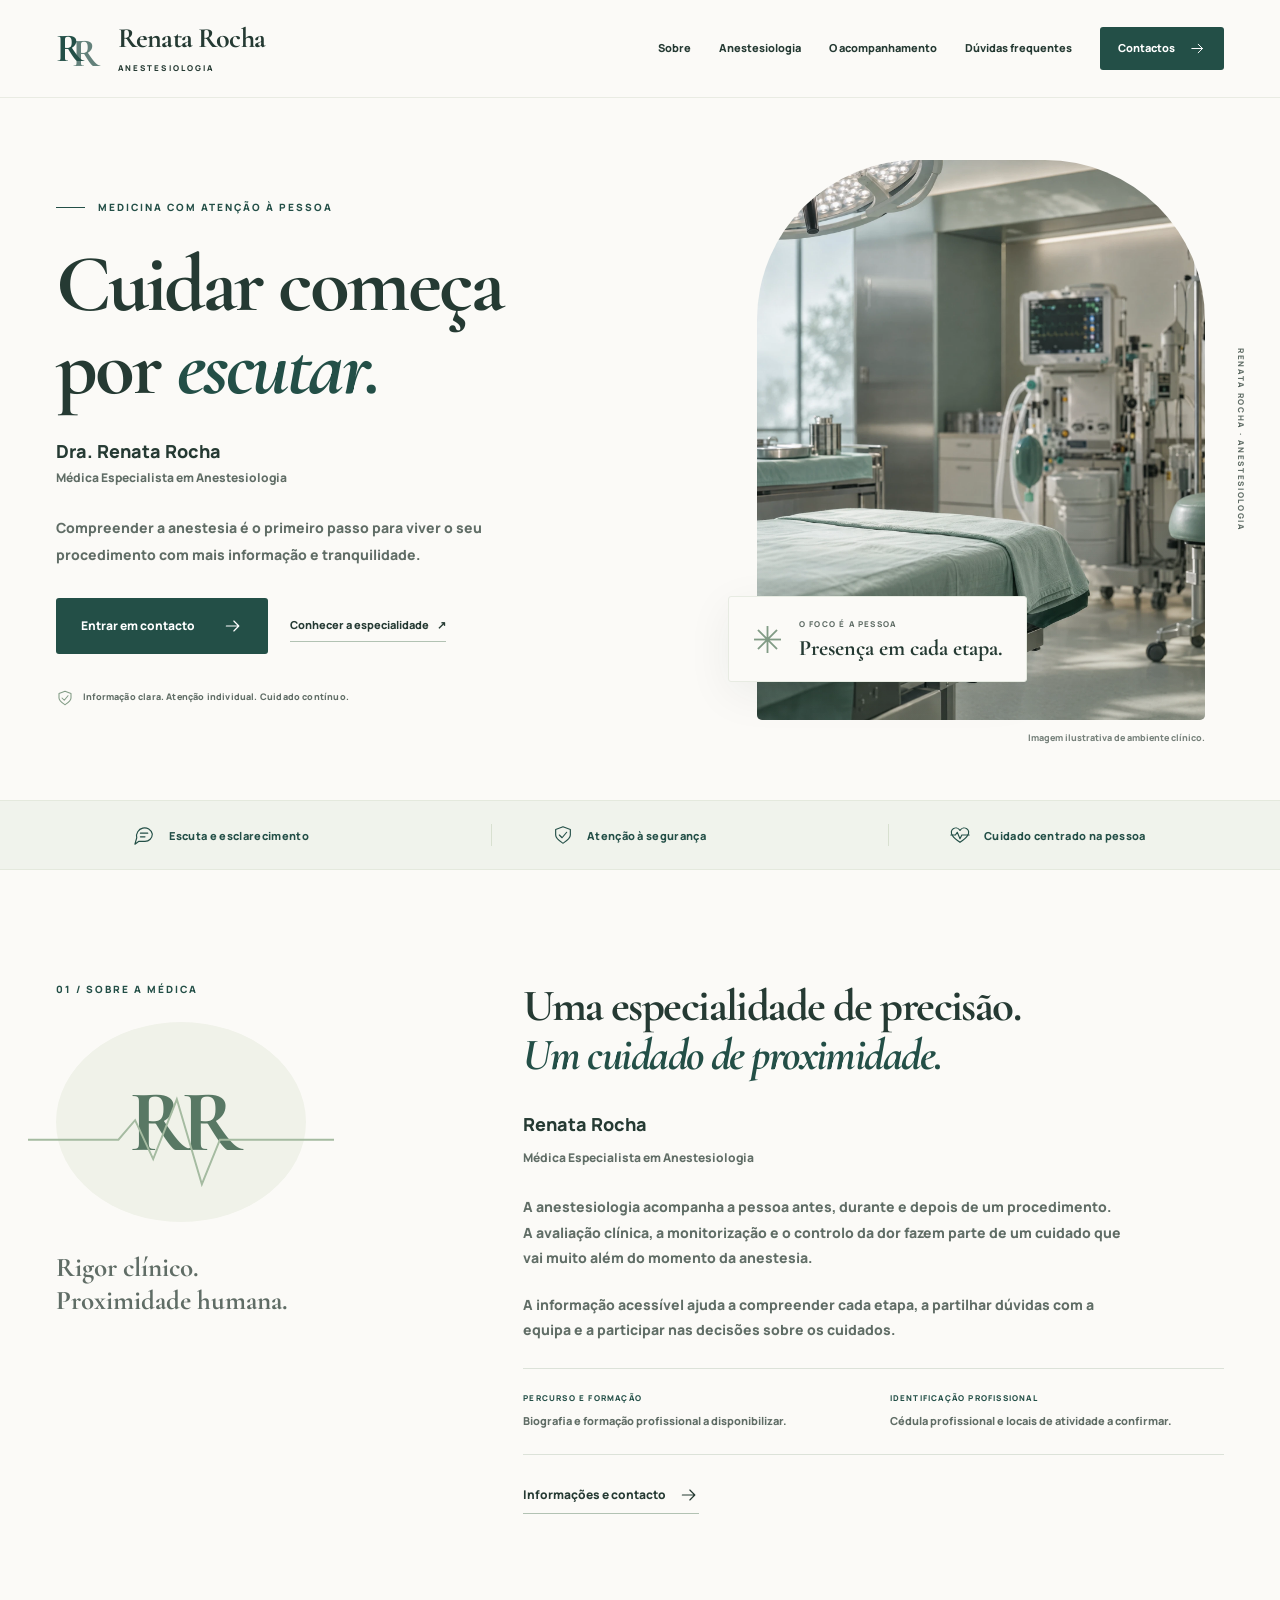
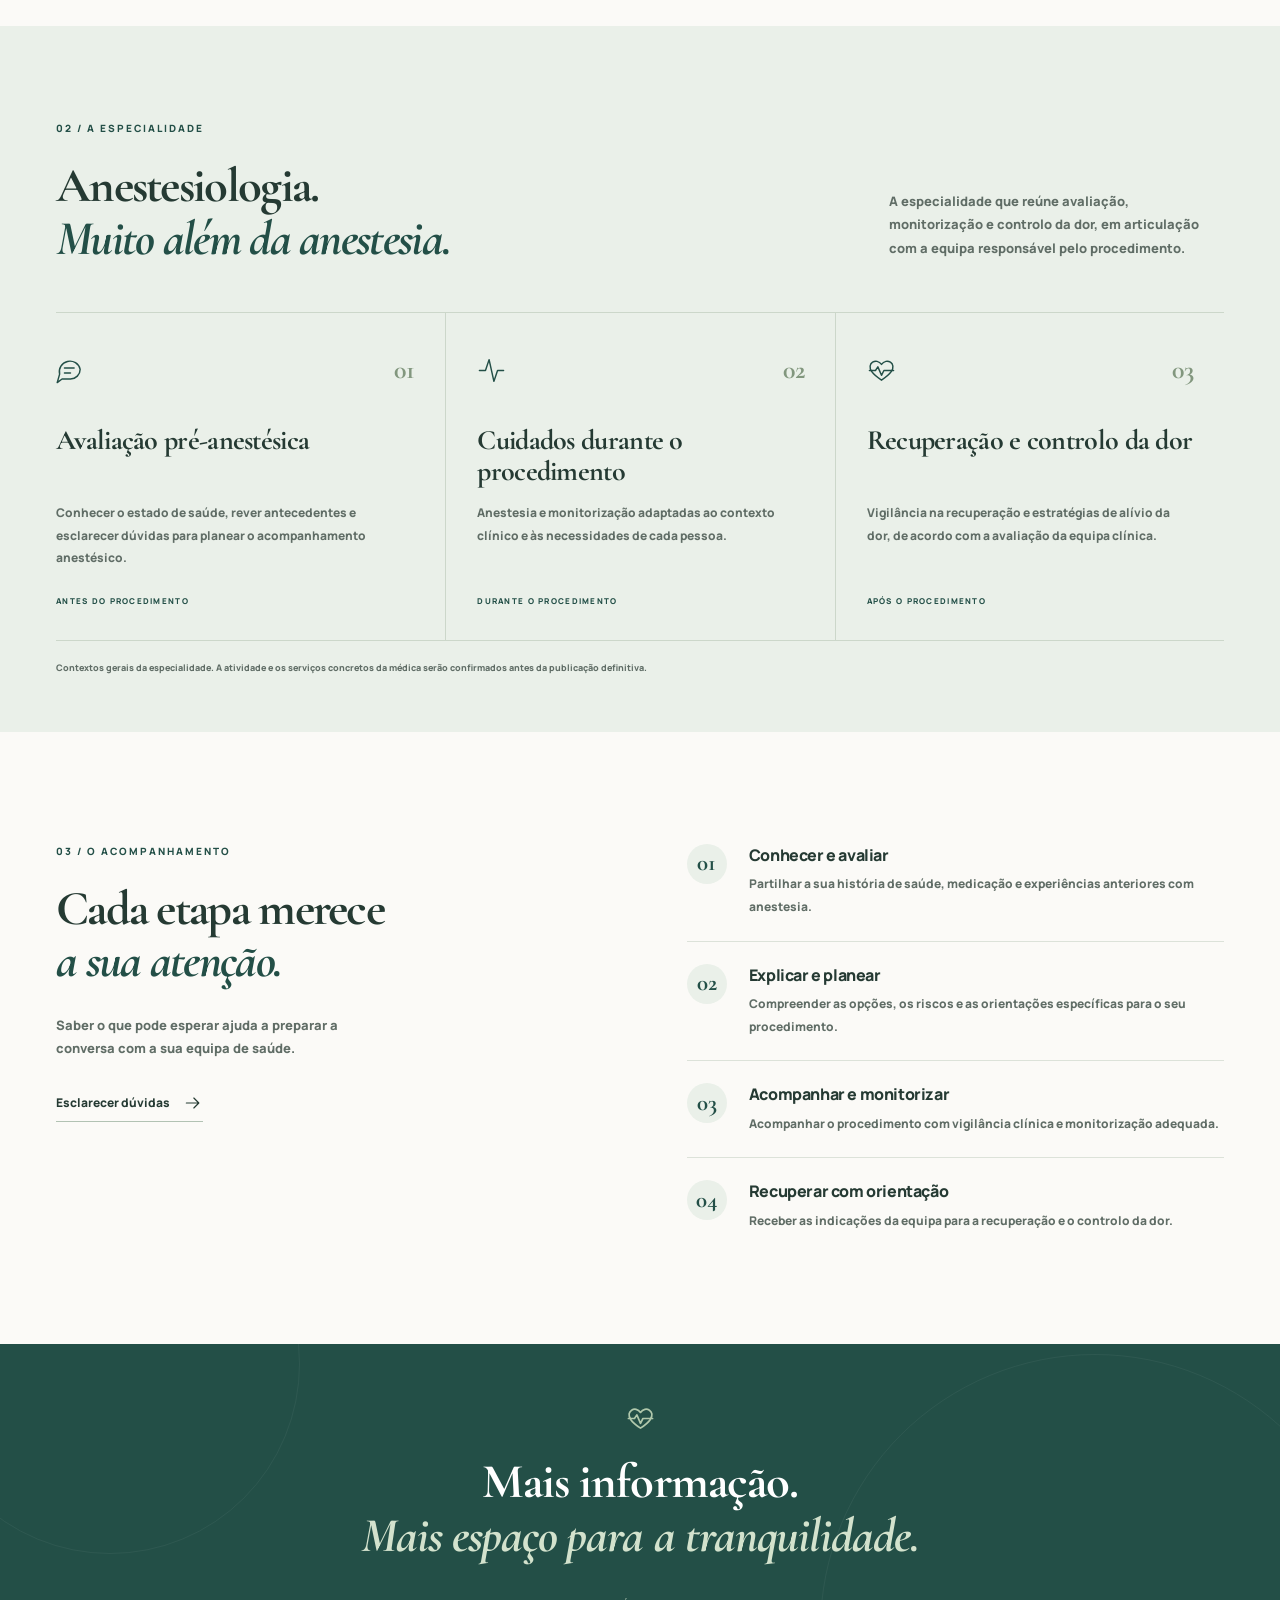
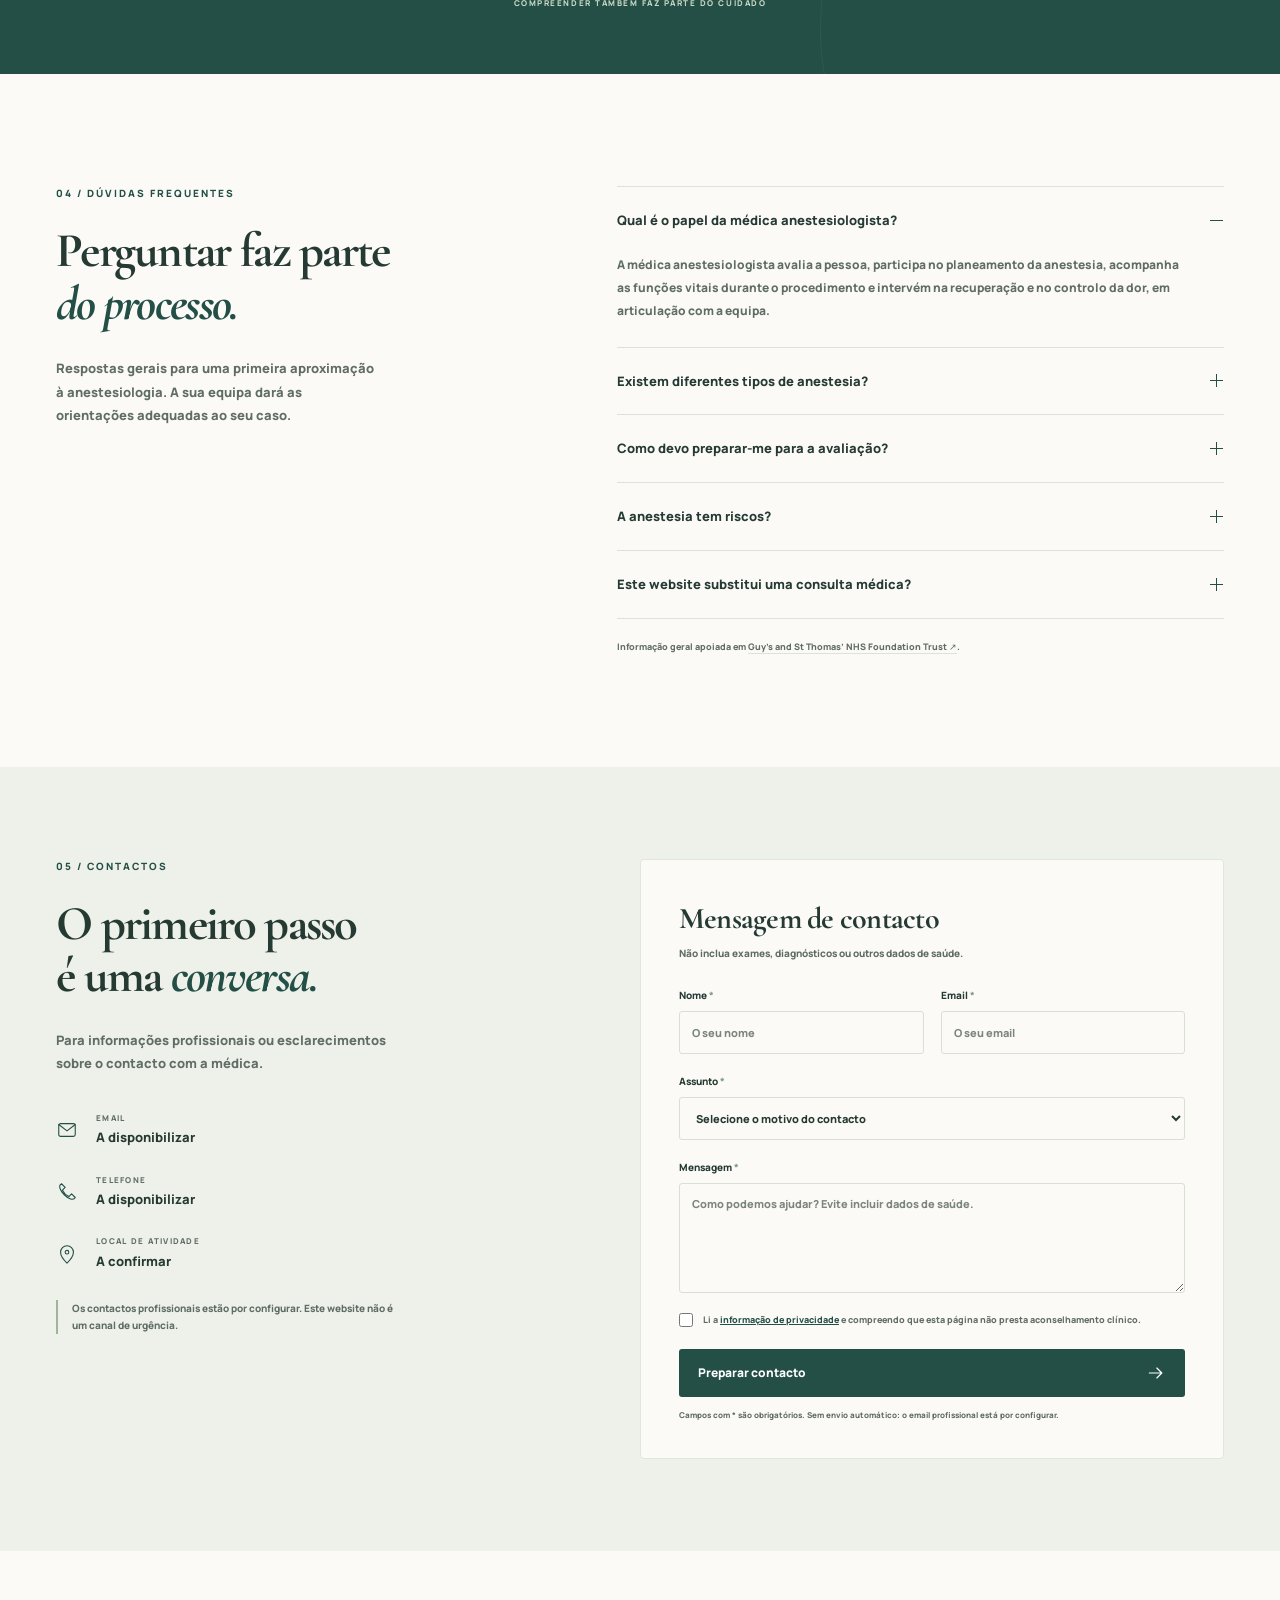
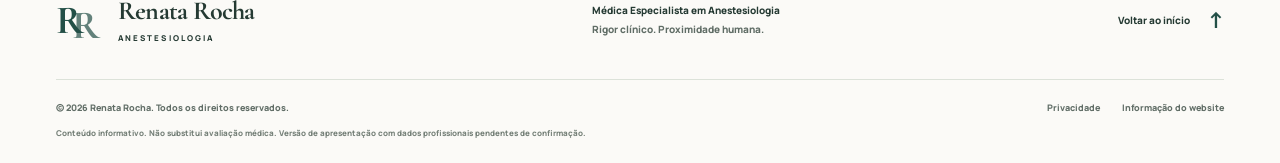
<file: Projeto Renata Rocha Medical/public/index.html>
<!doctype html>
<html lang="pt-PT">
<head>
  <meta charset="UTF-8">
  <meta name="viewport" content="width=device-width, initial-scale=1">
  <meta name="theme-color" content="#234f47">
  <title>Renata Rocha — Médica Especialista em Anestesiologia</title>
  <meta name="description" content="Conheça Renata Rocha, Médica Especialista em Anestesiologia. Informação sobre a especialidade, o acompanhamento anestésico e contactos profissionais.">
  <meta name="keywords" content="Renata Rocha, anestesiologia, médica especialista, anestesia, avaliação pré-anestésica">
  <meta name="robots" content="noindex, nofollow">
  <meta property="og:type" content="website">
  <meta property="og:title" content="Renata Rocha — Anestesiologia">
  <meta property="og:description" content="Cuidar começa por escutar. Conheça a especialidade e o acompanhamento anestésico.">
  <meta property="og:site_name" content="Renata Rocha">
  <meta name="twitter:card" content="summary_large_image">
  <meta name="twitter:title" content="Renata Rocha — Anestesiologia">
  <meta name="twitter:description" content="Cuidar começa por escutar. Informação sobre anestesiologia e contacto profissional.">
  <link rel="icon" href="assets/favicon.svg" type="image/svg+xml">
  <link rel="stylesheet" href="assets/styles.css">
  <script src="assets/site-config.js" defer></script>
  <script src="assets/main.js" defer></script>
</head>
<body>
  <a class="skip-link" href="#conteudo">Saltar para o conteúdo</a>
  <svg class="icon-definitions" xmlns="http://www.w3.org/2000/svg" aria-hidden="true">
    <defs>
      <symbol id="i-arrow" viewBox="0 0 24 24"><path d="M4 12h15m-6-6 6 6-6 6"/></symbol>
      <symbol id="i-shield" viewBox="0 0 24 24"><path d="m12 3 8 3v6c0 4-5 7-8 9-3-2-8-5-8-9V6l8-3Z"/><path d="m8 12 3 3 5-6"/></symbol>
      <symbol id="i-heart" viewBox="0 0 24 24"><path d="M20 13c-2 3-8 7-8 7s-6-4-8-7C-1 6 8 1 12 7c4-6 13-1 8 6Z"/><path d="M2 12h5l2-3 3 7 2-4h8"/></symbol>
      <symbol id="i-talk" viewBox="0 0 24 24"><path d="M20 11a8 8 0 0 1-8 8H5l-4 3 2-7a8 8 0 1 1 17-4Z"/><path d="M7 10h8m-8 4h5"/></symbol>
      <symbol id="i-pulse" viewBox="0 0 24 24"><path d="M2 12h5l3-9 4 18 3-9h5"/></symbol>
      <symbol id="i-calendar" viewBox="0 0 24 24"><rect x="4" y="5" width="16" height="16" rx="2"/><path d="M8 3v4m8-4v4M4 11h16m-12 4h3m2 0h3"/></symbol>
      <symbol id="i-mail" viewBox="0 0 24 24"><rect x="3" y="5" width="18" height="14" rx="2"/><path d="m3 6 9 7 9-7"/></symbol>
      <symbol id="i-phone" viewBox="0 0 24 24"><path d="m6 3 4 4-3 3c2 4 3 5 7 7l3-3 4 4c-4 8-23-11-15-15Z"/></symbol>
      <symbol id="i-pin" viewBox="0 0 24 24"><path d="M19 10c0 5-7 12-7 12S5 15 5 10a7 7 0 1 1 14 0Z"/><circle cx="12" cy="10" r="2"/></symbol>
    </defs>
  </svg>
  <header class="site-header">
    <div class="container header-inner">
      <a class="brand" href="#inicio" aria-label="Renata Rocha — início">
        <span class="monogram" aria-hidden="true"><span>R</span><span>R</span></span>
        <span class="brand-type"><strong>Renata Rocha</strong><small>ANESTESIOLOGIA</small></span>
      </a>
      <button class="menu-toggle" type="button" aria-expanded="false" aria-controls="main-nav" aria-label="Abrir menu"><span></span><span></span></button>
      <nav id="main-nav" class="main-nav" aria-label="Navegação principal">
        <a href="#sobre">Sobre</a>
        <a href="#especialidade">Anestesiologia</a>
        <a href="#percurso">O acompanhamento</a>
        <a href="#perguntas">Dúvidas frequentes</a>
        <a href="#contactos" class="nav-contact">Contactos <svg class="icon"><use href="#i-arrow"/></svg></a>
      </nav>
    </div>
  </header>
  <main id="conteudo">
    <section class="hero container" id="inicio" aria-labelledby="hero-title">
      <div class="hero-copy">
        <p class="eyebrow"><span class="eyebrow-line"></span> MEDICINA COM ATENÇÃO À PESSOA</p>
        <h1 id="hero-title">Cuidar começa<br>por <em>escutar.</em></h1>
        <p class="professional-name">Dra. Renata Rocha</p>
        <p class="professional-specialty">Médica Especialista em Anestesiologia</p>
        <p class="hero-description">Compreender a anestesia é o primeiro passo para viver o seu procedimento com mais informação e tranquilidade.</p>
        <div class="hero-actions">
          <a class="button button-primary" href="#contactos">Entrar em contacto <svg class="icon"><use href="#i-arrow"/></svg></a>
          <a class="text-link" href="#especialidade">Conhecer a especialidade <span aria-hidden="true">↗</span></a>
        </div>
        <div class="hero-note"><svg class="icon"><use href="#i-shield"/></svg><span>Informação clara. Atenção individual. Cuidado contínuo.</span></div>
      </div>
      <figure class="hero-visual">
        <div class="image-frame"><img src="assets/clinical-hero.webp" alt="Ambiente clínico conceptual com equipamento de anestesia e tons suaves de verde" width="960" height="1200" fetchpriority="high"></div>
        <div class="visual-label"><span class="label-symbol" aria-hidden="true">✳</span><span><small>O FOCO É A PESSOA</small><strong>Presença em cada etapa.</strong></span></div>
        <figcaption>Imagem ilustrativa de ambiente clínico.</figcaption>
        <span class="vertical-caption" aria-hidden="true">RENATA ROCHA · ANESTESIOLOGIA</span>
      </figure>
    </section>
    <div class="principles-strip">
      <div class="container principles-inner">
        <span><svg class="icon"><use href="#i-talk"/></svg> Escuta e esclarecimento</span>
        <span><svg class="icon"><use href="#i-shield"/></svg> Atenção à segurança</span>
        <span><svg class="icon"><use href="#i-heart"/></svg> Cuidado centrado na pessoa</span>
      </div>
    </div>
    <section class="section container about" id="sobre" aria-labelledby="about-title">
      <div class="section-side"><p class="eyebrow">01 / SOBRE A MÉDICA</p><div class="about-emblem" aria-hidden="true"><span>RR</span><svg viewBox="0 0 220 70"><path d="M0 35h65l12-14 13 28 17-43 18 61 13-32h82"/></svg></div><p class="side-caption">Rigor clínico.<br>Proximidade humana.</p></div>
      <div class="about-content">
        <h2 id="about-title">Uma especialidade de precisão.<br><em>Um cuidado de proximidade.</em></h2>
        <p class="lead">Renata Rocha<br><span>Médica Especialista em Anestesiologia</span></p>
        <p>A anestesiologia acompanha a pessoa antes, durante e depois de um procedimento. A avaliação clínica, a monitorização e o controlo da dor fazem parte de um cuidado que vai muito além do momento da anestesia.</p>
        <p>A informação acessível ajuda a compreender cada etapa, a partilhar dúvidas com a equipa e a participar nas decisões sobre os cuidados.</p>
        <div class="credentials"><div><span class="eyebrow">PERCURSO E FORMAÇÃO</span><p>Biografia e formação profissional a disponibilizar.</p></div><div><span class="eyebrow">IDENTIFICAÇÃO PROFISSIONAL</span><p>Cédula profissional e locais de atividade a confirmar.</p></div></div>
        <a class="text-link" href="#contactos">Informações e contacto <svg class="icon"><use href="#i-arrow"/></svg></a>
      </div>
    </section>
    <section class="specialty-section" id="especialidade" aria-labelledby="specialty-title">
      <div class="container">
        <div class="section-heading"><div><p class="eyebrow">02 / A ESPECIALIDADE</p><h2 id="specialty-title">Anestesiologia.<br><em>Muito além da anestesia.</em></h2></div><p>A especialidade que reúne avaliação, monitorização e controlo da dor, em articulação com a equipa responsável pelo procedimento.</p></div>
        <div class="specialty-grid">
          <article class="specialty-item"><div class="item-top"><svg class="icon"><use href="#i-talk"/></svg><span>01</span></div><h3>Avaliação pré-anestésica</h3><p>Conhecer o estado de saúde, rever antecedentes e esclarecer dúvidas para planear o acompanhamento anestésico.</p><span class="item-caption">ANTES DO PROCEDIMENTO</span></article>
          <article class="specialty-item"><div class="item-top"><svg class="icon"><use href="#i-pulse"/></svg><span>02</span></div><h3>Cuidados durante o procedimento</h3><p>Anestesia e monitorização adaptadas ao contexto clínico e às necessidades de cada pessoa.</p><span class="item-caption">DURANTE O PROCEDIMENTO</span></article>
          <article class="specialty-item"><div class="item-top"><svg class="icon"><use href="#i-heart"/></svg><span>03</span></div><h3>Recuperação e controlo da dor</h3><p>Vigilância na recuperação e estratégias de alívio da dor, de acordo com a avaliação da equipa clínica.</p><span class="item-caption">APÓS O PROCEDIMENTO</span></article>
        </div>
        <p class="specialty-footnote">Contextos gerais da especialidade. A atividade e os serviços concretos da médica serão confirmados antes da publicação definitiva.</p>
      </div>
    </section>
    <section class="section container journey" id="percurso" aria-labelledby="journey-title">
      <div class="journey-intro"><p class="eyebrow">03 / O ACOMPANHAMENTO</p><h2 id="journey-title">Cada etapa merece<br><em>a sua atenção.</em></h2><p>Saber o que pode esperar ajuda a preparar a conversa com a sua equipa de saúde.</p><a class="text-link" href="#perguntas">Esclarecer dúvidas <svg class="icon"><use href="#i-arrow"/></svg></a></div>
      <ol class="journey-list"><li><span class="step-number">01</span><div><h3>Conhecer e avaliar</h3><p>Partilhar a sua história de saúde, medicação e experiências anteriores com anestesia.</p></div></li><li><span class="step-number">02</span><div><h3>Explicar e planear</h3><p>Compreender as opções, os riscos e as orientações específicas para o seu procedimento.</p></div></li><li><span class="step-number">03</span><div><h3>Acompanhar e monitorizar</h3><p>Acompanhar o procedimento com vigilância clínica e monitorização adequada.</p></div></li><li><span class="step-number">04</span><div><h3>Recuperar com orientação</h3><p>Receber as indicações da equipa para a recuperação e o controlo da dor.</p></div></li></ol>
    </section>
    <section class="quote-section"><div class="container quote-inner"><svg class="icon"><use href="#i-heart"/></svg><p>Mais informação.<br><em>Mais espaço para a tranquilidade.</em></p><span>COMPREENDER TAMBÉM FAZ PARTE DO CUIDADO</span></div></section>
    <section class="section container faq-section" id="perguntas" aria-labelledby="faq-title">
      <div class="faq-intro"><p class="eyebrow">04 / DÚVIDAS FREQUENTES</p><h2 id="faq-title">Perguntar faz parte<br><em>do processo.</em></h2><p>Respostas gerais para uma primeira aproximação à anestesiologia. A sua equipa dará as orientações adequadas ao seu caso.</p></div>
      <div class="faq-list">
        <details open><summary>Qual é o papel da médica anestesiologista?<span class="faq-plus" aria-hidden="true"></span></summary><p>A médica anestesiologista avalia a pessoa, participa no planeamento da anestesia, acompanha as funções vitais durante o procedimento e intervém na recuperação e no controlo da dor, em articulação com a equipa.</p></details>
        <details><summary>Existem diferentes tipos de anestesia?<span class="faq-plus" aria-hidden="true"></span></summary><p>Sim. A anestesia pode ser geral, regional ou local. A sedação pode ser utilizada em determinados procedimentos. A escolha depende do procedimento, do estado de saúde e da avaliação clínica; é discutida com a equipa responsável.</p></details>
        <details><summary>Como devo preparar-me para a avaliação?<span class="faq-plus" aria-hidden="true"></span></summary><p>Tenha disponível a informação sobre a sua medicação, alergias, doenças conhecidas e experiências anteriores com anestesia. Partilhe as suas dúvidas. Siga apenas as instruções de preparação e jejum dadas pela sua equipa, adequadas ao seu procedimento.</p></details>
        <details><summary>A anestesia tem riscos?<span class="faq-plus" aria-hidden="true"></span></summary><p>Como qualquer intervenção médica, a anestesia pode ter efeitos indesejáveis e complicações. O risco depende da saúde da pessoa, do procedimento e da técnica utilizada. A avaliação e a monitorização ajudam a identificar e gerir esses riscos. Peça à equipa esclarecimentos sobre o seu caso.</p></details>
        <details><summary>Este website substitui uma consulta médica?<span class="faq-plus" aria-hidden="true"></span></summary><p>Não. O conteúdo é informativo e não substitui uma avaliação médica, diagnóstico ou orientações individuais. Em caso de urgência, contacte o serviço de emergência local; em Portugal, ligue 112.</p></details>
        <p class="source-note">Informação geral apoiada em <a href="https://www.guysandstthomas.nhs.uk/health-information/anaesthetic" target="_blank" rel="noopener noreferrer">Guy’s and St Thomas’ NHS Foundation Trust <span aria-hidden="true">↗</span></a>.</p>
      </div>
    </section>
    <section class="contact-section" id="contactos" aria-labelledby="contact-title"><div class="container contact-layout">
      <div class="contact-copy"><p class="eyebrow">05 / CONTACTOS</p><h2 id="contact-title">O primeiro passo<br>é uma <em>conversa.</em></h2><p>Para informações profissionais ou esclarecimentos sobre o contacto com a médica.</p><div class="contact-details"><div><svg class="icon"><use href="#i-mail"/></svg><div><span>EMAIL</span><p id="contact-email">A disponibilizar</p></div></div><div><svg class="icon"><use href="#i-phone"/></svg><div><span>TELEFONE</span><p id="contact-phone">A disponibilizar</p></div></div><div><svg class="icon"><use href="#i-pin"/></svg><div><span>LOCAL DE ATIVIDADE</span><p id="contact-location">A confirmar</p></div></div></div><p class="contact-warning">Os contactos profissionais estão por configurar. Este website não é um canal de urgência.</p></div>
      <div class="contact-form-wrap"><h3>Mensagem de contacto</h3><p class="form-intro">Não inclua exames, diagnósticos ou outros dados de saúde.</p><form id="contact-form">
        <div class="field-row"><div class="field"><label for="name">Nome <span aria-hidden="true">*</span></label><input id="name" name="name" autocomplete="name" maxlength="100" placeholder="O seu nome" required></div><div class="field"><label for="email">Email <span aria-hidden="true">*</span></label><input id="email" name="email" type="email" autocomplete="email" maxlength="200" placeholder="O seu email" required></div></div>
        <div class="field"><label for="subject">Assunto <span aria-hidden="true">*</span></label><select id="subject" name="subject" required><option value="">Selecione o motivo do contacto</option><option>Informações profissionais</option><option>Informações sobre contacto ou marcação</option><option>Outro assunto não clínico</option></select></div>
        <div class="field"><label for="message">Mensagem <span aria-hidden="true">*</span></label><textarea id="message" name="message" rows="4" minlength="10" maxlength="2000" placeholder="Como podemos ajudar? Evite incluir dados de saúde." required></textarea></div>
        <label class="consent"><input id="consent" type="checkbox" required><span>Li a <button type="button" class="inline-link" data-open-dialog="privacy-dialog">informação de privacidade</button> e compreendo que esta página não presta aconselhamento clínico.</span></label>
        <button type="submit" class="button button-primary form-button">Preparar contacto <svg class="icon"><use href="#i-arrow"/></svg></button>
        <p class="form-note">Campos com * são obrigatórios. Sem envio automático: o email profissional está por configurar.</p>
        <div id="form-status" class="form-status" role="status" aria-live="polite" hidden></div>
      </form><noscript><p>Ative o JavaScript para usar o formulário. Os contactos profissionais ainda não estão disponíveis.</p></noscript></div>
    </div></section>
  </main>
  <footer class="site-footer"><div class="container"><div class="footer-top"><a class="brand footer-brand" href="#inicio"><span class="monogram" aria-hidden="true"><span>R</span><span>R</span></span><span class="brand-type"><strong>Renata Rocha</strong><small>ANESTESIOLOGIA</small></span></a><p>Médica Especialista em Anestesiologia<br><span>Rigor clínico. Proximidade humana.</span></p><a href="#inicio" class="back-top">Voltar ao início <span aria-hidden="true">↑</span></a></div><div class="footer-bottom"><p>© <span id="year">2026</span> Renata Rocha. Todos os direitos reservados.</p><div><button type="button" data-open-dialog="privacy-dialog">Privacidade</button><button type="button" data-open-dialog="info-dialog">Informação do website</button></div></div><p class="footer-disclaimer">Conteúdo informativo. Não substitui avaliação médica. Versão de apresentação com dados profissionais pendentes de confirmação.</p></div></footer>
  <dialog id="privacy-dialog" class="info-dialog" aria-labelledby="privacy-title"><div class="dialog-content"><button type="button" class="dialog-close" aria-label="Fechar informação de privacidade">×</button><p class="eyebrow">INFORMAÇÃO DE PRIVACIDADE</p><h2 id="privacy-title">O seu contacto,<br><em>com transparência.</em></h2><p>Esta versão não tem servidor de receção de mensagens, cookies de análise nem armazenamento de dados do formulário. A informação introduzida permanece no formulário enquanto a página estiver aberta.</p><p id="privacy-contact-status">O email profissional ainda não está configurado, pelo que não é enviada qualquer mensagem. Quando for configurado, a opção «Preparar contacto» permitirá abrir o seu programa de email com um rascunho; só esse programa poderá enviar a mensagem, mediante a sua ação.</p><p>Não inclua dados de saúde. As imagens podem ser carregadas da infraestrutura de alojamento do website. Antes de ativar contactos reais, deverá ser acrescentada uma política de privacidade com a identificação e os contactos do responsável pelo tratamento, finalidades e direitos aplicáveis.</p><button type="button" class="button button-primary dialog-dismiss">Compreendido</button></div></dialog>
  <dialog id="info-dialog" class="info-dialog" aria-labelledby="info-title"><div class="dialog-content"><button type="button" class="dialog-close" aria-label="Fechar informação do website">×</button><p class="eyebrow">INFORMAÇÃO EDITORIAL</p><h2 id="info-title">Sobre esta<br><em>apresentação.</em></h2><p>Website de página única para Renata Rocha — Médica Especialista em Anestesiologia. O nome e a especialidade foram fornecidos para este projeto; a biografia, qualificações, cédula profissional, contactos e locais de atividade aguardam confirmação.</p><p>A imagem é conceptual e não representa a médica nem uma clínica específica. Os contextos de anestesiologia são explicações gerais da especialidade, não uma lista confirmada de serviços prestados.</p><p>As informações não substituem aconselhamento médico individual. Em Portugal, em caso de emergência, ligue 112.</p><button type="button" class="button button-primary dialog-dismiss">Fechar</button></div></dialog>
</body>
</html>
</file>
<file: Projeto Renata Rocha Medical/public/assets/styles.css>
/* Renata Rocha — sistema visual clínico e editorial */
@font-face{font-family:Manrope;src:url('manrope-latin.woff2') format('woff2');font-weight:200 800;font-style:normal;font-display:swap}
@font-face{font-family:Cormorant;src:url('cormorant-latin.woff2') format('woff2');font-weight:400 700;font-style:normal;font-display:swap}
@font-face{font-family:Cormorant;src:url('cormorant-italic-latin.woff2') format('woff2');font-weight:400 700;font-style:italic;font-display:swap}
:root{--green:#234f47;--green-dark:#183c35;--sage:#eaf0e9;--sage-deep:#819b85;--paper:#fbfaf7;--ink:#253a33;--muted:#606d66;--border:#dce2d9;--serif:Cormorant,Georgia,'Times New Roman',serif;--sans:Manrope,Arial,sans-serif;--header:98px}
*,*::before,*::after{box-sizing:border-box}
html{scroll-behavior:smooth;scroll-padding-top:calc(var(--header) + 20px)}
body{margin:0;background:var(--paper);color:var(--ink);font-family:var(--sans);font-size:15px;line-height:1.8;-webkit-font-smoothing:antialiased}
button,input,select,textarea{font:inherit}button,a,input,select,textarea{-webkit-tap-highlight-color:transparent}
a{color:inherit;text-decoration:none}button{cursor:pointer}img{display:block;width:100%;height:auto}svg{display:block}p{margin:0 0 22px}h1,h2,h3{margin:0;font-weight:500}h1,h2{font-family:var(--serif);line-height:1.08;letter-spacing:-.035em}h2{font-size:clamp(38px,3.8vw,54px)}h3{font-size:18px;font-weight:600;line-height:1.45;letter-spacing:-.025em}em{font-weight:400;color:var(--green);font-family:var(--serif)}
:focus-visible{outline:3px solid #729878;outline-offset:5px}::selection{background:#d2e0cf;color:var(--green-dark)}
.container{width:min(1200px,calc(100% - 112px));margin-inline:auto}.section{padding-block:112px}.icon{width:24px;height:24px;fill:none;stroke:currentColor;stroke-width:1.4;stroke-linecap:round;stroke-linejoin:round;flex-shrink:0}.icon-definitions{position:absolute;width:0;height:0;overflow:hidden}.eyebrow{display:flex;align-items:center;gap:13px;color:var(--green);font-size:10px;font-weight:600;letter-spacing:.2em;line-height:1.5;margin-bottom:24px}.eyebrow-line{width:29px;height:1px;background:var(--green)}
.button{display:inline-flex;align-items:center;justify-content:center;gap:28px;padding:16px 24px;min-height:56px;font-size:12px;font-weight:600;line-height:1.5;transition:background .2s,transform .2s;border:1px solid transparent;border-radius:3px}.button-primary{background:var(--green);color:#fff}.button-primary:hover{background:var(--green-dark);transform:translateY(-2px)}.button .icon{width:20px;height:20px}.text-link{display:inline-flex;align-items:center;gap:13px;font-size:12px;font-weight:600;line-height:1.5;padding-block:8px;border-bottom:1px solid #b2c2b3;transition:color .2s,border-color .2s}.text-link:hover{color:var(--green);border-color:var(--green)}.text-link .icon{width:20px;height:20px}
.skip-link{position:fixed;top:10px;left:10px;background:var(--green);color:white;padding:12px 18px;transform:translateY(-150%);z-index:100}.skip-link:focus{transform:translateY(0)}
.site-header{height:var(--header);background:rgba(251,250,247,.96);border-bottom:1px solid #e9ebe3;position:sticky;top:0;z-index:30;backdrop-filter:blur(16px)}.header-inner{display:flex;align-items:center;justify-content:space-between;gap:26px;height:100%}.brand{display:flex;align-items:center;gap:14px;width:max-content}.monogram{font-family:var(--serif);font-size:40px;line-height:1;position:relative;display:flex;width:48px;color:var(--green);letter-spacing:-12px}.monogram span:last-child{transform:translateY(5px);opacity:.7}.brand-type{display:flex;flex-direction:column}.brand-type strong{font-family:var(--serif);font-size:28px;font-weight:500;line-height:1.2;letter-spacing:-.03em}.brand-type small{font-size:8px;letter-spacing:.26em;font-weight:600;margin-top:5px}.main-nav{display:flex;align-items:center;gap:28px}.main-nav a{font-size:11px;line-height:1.5;padding-block:10px;position:relative}.main-nav a:hover,.main-nav a.active{color:var(--green)}.main-nav a.active::after{content:'';position:absolute;bottom:3px;left:0;width:15px;height:1px;background:var(--green)}.main-nav .nav-contact{display:flex;align-items:center;gap:14px;background:var(--green);color:#fff;padding:13px 18px;border-radius:3px}.main-nav .nav-contact:hover{background:var(--green-dark);color:#fff}.nav-contact .icon{width:17px;height:17px}.menu-toggle{display:none}
.hero{display:flex;align-items:center;gap:7%;padding-block:62px 54px}.hero-copy{width:53%;padding-block:15px}.hero-copy .eyebrow{margin-bottom:28px}.hero h1{font-size:clamp(64px,6.35vw,86px);margin-bottom:29px;line-height:1.02}.hero h1 em{display:inline-block}.professional-name{font-size:18px;font-weight:500;line-height:1.5;margin-bottom:2px}.professional-specialty{font-size:12px;color:var(--muted);margin-bottom:27px}.hero-description{max-width:440px;font-size:14px;line-height:1.9;color:var(--muted);margin-bottom:29px}.hero-actions{display:flex;gap:22px;align-items:center;flex-wrap:wrap}.hero-actions .text-link{font-size:11px;gap:8px}.hero-note{display:flex;align-items:center;gap:9px;padding-top:35px;color:var(--muted);font-size:9px;letter-spacing:.02em}.hero-note .icon{width:18px;height:18px;color:var(--sage-deep)}.hero-visual{width:40%;position:relative;margin:0;padding-right:19px}.image-frame{border-radius:160px 160px 5px 5px;overflow:hidden;background:var(--sage);aspect-ratio:4 / 5;position:relative}.image-frame img{height:100%;object-fit:cover}.image-frame::after{content:'';inset:0;position:absolute;background:linear-gradient(0deg,rgba(35,79,71,.16),transparent 35%)}.visual-label{position:absolute;bottom:64px;left:-29px;display:flex;align-items:center;gap:16px;background:var(--paper);box-shadow:0 12px 45px #172f2910;padding:20px 23px;border:1px solid #e7ebe2;border-radius:3px}.label-symbol{color:var(--sage-deep);font-size:37px;line-height:1}.visual-label small{display:block;font-size:8px;letter-spacing:.15em;margin-bottom:4px;color:var(--muted)}.visual-label strong{display:block;font-family:var(--serif);font-size:22px;font-weight:500;line-height:1.2}.hero-visual figcaption{font-size:9px;text-align:right;color:var(--muted);margin-top:10px;opacity:.85}.vertical-caption{position:absolute;right:-24px;top:32%;font-size:8px;letter-spacing:.21em;color:var(--muted);writing-mode:vertical-rl}
.principles-strip{background:#f0f3ec;border-block:1px solid #e4e9dd}.principles-inner{display:flex;align-items:center;justify-content:space-around;padding-block:23px;gap:25px}.principles-inner span{display:flex;align-items:center;gap:13px;font-size:11px;color:var(--green);letter-spacing:.03em}.principles-inner span+span{border-left:1px solid #d8e0d0;padding-left:60px}.principles-inner .icon{width:22px;height:22px;stroke-width:1.25}
.about{display:flex;gap:11%}.section-side{width:29%;flex-shrink:0}.about-content{flex:1}.about-content h2{font-size:clamp(35px,3.5vw,48px);margin-bottom:30px}.about-content>p{color:var(--muted);font-size:14px;max-width:600px}.about-content .lead{color:var(--ink);font-size:18px;font-weight:500;line-height:1.7;margin-bottom:24px}.lead span{font-size:12px;font-weight:400;color:var(--muted)}.about-emblem{height:200px;max-width:250px;margin-top:25px;background:#f0f2e9;border-radius:50%;position:relative;display:flex;justify-content:center;align-items:center}.about-emblem span{font-family:var(--serif);font-size:88px;letter-spacing:-.1em;color:#587864}.about-emblem svg{position:absolute;bottom:34px;left:-28px;width:calc(100% + 56px);fill:none;stroke:#a5bba1;stroke-width:1.4}.side-caption{font-family:var(--serif);font-size:27px;line-height:1.2;color:var(--muted);margin-top:30px}.credentials{display:flex;gap:32px;padding-block:23px;margin-top:26px;border-block:1px solid var(--border);margin-bottom:22px}.credentials>div{flex:1}.credentials .eyebrow{font-size:8px;letter-spacing:.15em;margin-bottom:8px}.credentials p{font-size:11px;color:var(--muted);line-height:1.7;margin:0}
.specialty-section{background:var(--sage);padding-block:95px 56px}.section-heading{display:flex;align-items:flex-end;gap:12%;justify-content:space-between;margin-bottom:47px}.section-heading>div{flex:1}.section-heading>p{max-width:335px;width:32%;font-size:13px;color:var(--muted);margin:0 0 5px}.specialty-grid{display:flex;gap:0;border-block:1px solid #ccd7ca}.specialty-item{width:33.333%;padding:34px 30px 31px 0;display:flex;flex-direction:column}.specialty-item+.specialty-item{padding-left:31px;border-left:1px solid #ccd7ca}.item-top{display:flex;justify-content:space-between;align-items:center;margin-bottom:31px;color:var(--green)}.item-top .icon{width:29px;height:29px;stroke-width:1.2}.item-top>span{font-family:var(--serif);font-size:26px;color:#82977e}.specialty-item h3{font-family:var(--serif);font-size:28px;line-height:1.1;font-weight:500;margin-bottom:16px;min-height:61px;letter-spacing:-.025em}.specialty-item p{font-size:12px;color:var(--muted);line-height:1.9;margin-bottom:24px;flex:1}.item-caption{font-size:8px;letter-spacing:.16em;color:var(--green)}.specialty-footnote{font-size:9px;color:var(--muted);margin:19px 0 0}
.journey{display:flex;gap:13%}.journey-intro{width:41%}.journey-intro h2{margin-bottom:26px}.journey-intro>p:not(.eyebrow){font-size:13px;max-width:330px;color:var(--muted);margin-bottom:24px}.journey-list{list-style:none;margin:0;padding:0;flex:1}.journey-list li{display:flex;gap:22px;padding:22px 0;border-bottom:1px solid var(--border)}.journey-list li:first-child{padding-top:0}.journey-list li:last-child{padding-bottom:0;border-bottom:none}.step-number{display:flex;width:40px;height:40px;flex-shrink:0;align-items:center;justify-content:center;border-radius:50%;background:var(--sage);color:var(--green);font-family:var(--serif);font-size:23px}.journey-list h3{font-size:16px;margin-bottom:6px}.journey-list p{font-size:12px;line-height:1.9;margin:0;color:var(--muted)}
.quote-section{background:var(--green);color:#fff;padding-block:60px;position:relative;overflow:hidden}.quote-section::before,.quote-section::after{content:'';position:absolute;width:380px;height:380px;border:1px solid #ffffff0d;border-radius:50%;top:-170px;left:-80px}.quote-section::after{top:auto;bottom:-230px;left:auto;right:-90px;width:550px;height:550px}.quote-inner{text-align:center;position:relative}.quote-inner>.icon{color:#b0c8ac;width:29px;height:29px;margin:0 auto 22px}.quote-inner>p{font-family:var(--serif);font-size:clamp(35px,3.8vw,52px);line-height:1.1;margin-bottom:25px;letter-spacing:-.02em}.quote-inner em{color:#d3e2cd}.quote-inner>span{font-size:8px;letter-spacing:.19em;color:#c6d7c3}
.faq-section{display:flex;gap:11%}.faq-intro{width:37%;flex-shrink:0}.faq-intro h2{margin-bottom:27px}.faq-intro>p:not(.eyebrow){font-size:13px;color:var(--muted);max-width:320px}.faq-list{flex:1}.faq-list details{border-bottom:1px solid var(--border)}.faq-list details:first-child{border-top:1px solid var(--border)}.faq-list summary{list-style:none;display:flex;align-items:center;justify-content:space-between;gap:25px;padding:23px 0;cursor:pointer;font-size:13px;font-weight:500;line-height:1.6}.faq-list summary::-webkit-details-marker{display:none}.faq-list summary:hover{color:var(--green)}.faq-list details>p{font-size:12px;line-height:1.9;color:var(--muted);margin:0 30px 24px 0}.faq-plus{position:relative;width:15px;height:15px;flex-shrink:0}.faq-plus::before,.faq-plus::after{content:'';position:absolute;background:var(--green);height:1px;width:13px;top:7px;left:1px}.faq-plus::after{transform:rotate(90deg);transition:transform .2s}details[open] .faq-plus::after{transform:rotate(0)}.source-note{font-size:9px;color:var(--muted);line-height:1.8;margin:20px 0 0}.source-note a{border-bottom:1px solid var(--border)}
.contact-section{background:#eef1e9;padding-block:92px}.contact-layout{display:flex;gap:12%}.contact-copy{width:38%;flex-shrink:0}.contact-copy h2{margin-bottom:26px}.contact-copy>p:not(.eyebrow){font-size:13px;color:var(--muted);max-width:340px}.contact-details{display:flex;flex-direction:column;gap:23px;margin-block:35px 27px}.contact-details>div{display:flex;gap:18px;align-items:center}.contact-details .icon{width:22px;height:22px;color:var(--green);stroke-width:1.2}.contact-details span{font-size:8px;letter-spacing:.16em;color:var(--muted);display:block}.contact-details p{margin:1px 0 0;font-size:13px}.contact-details a{border-bottom:1px solid #b8c5b6}.contact-copy .contact-warning{font-size:10px!important;line-height:1.7;border-left:2px solid #9fb498;padding-left:14px}.contact-form-wrap{background:var(--paper);padding:37px 38px;flex:1;border:1px solid #e1e6dc;border-radius:4px}.contact-form-wrap h3{font-family:var(--serif);font-size:30px;font-weight:500;margin-bottom:5px}.form-intro{font-size:10px;color:var(--muted);line-height:1.7;margin-bottom:24px}.field-row{display:flex;gap:17px}.field{flex:1;min-width:0;display:flex;flex-direction:column;margin-bottom:18px}.field label{font-size:10px;font-weight:500;margin-bottom:7px}.field label>span{color:var(--sage-deep)}.field input,.field textarea,.field select{width:100%;border:1px solid #d9e0d3;border-radius:3px;padding:11px 12px;background:var(--paper);color:var(--ink);font-size:11px;line-height:1.7;min-height:43px;transition:border-color .2s}.field textarea{resize:vertical;min-height:110px}.field input:focus,.field textarea:focus,.field select:focus{border-color:var(--green);outline:2px solid #dae6d8;outline-offset:2px}.field input::placeholder,.field textarea::placeholder{color:#7c867f}.consent{display:flex;align-items:flex-start;gap:10px;font-size:9px;line-height:1.9;color:var(--muted);margin-bottom:20px}.consent input{width:14px;height:14px;flex-shrink:0;accent-color:var(--green);margin:2px 0 0}.inline-link{border:none;padding:0;background:none;color:var(--green);text-decoration:underline;font-size:inherit}.form-button{width:100%;justify-content:space-between;min-height:48px;padding:13px 18px}.form-note{font-size:8px;color:var(--muted);line-height:1.7;margin:11px 0 0}.form-status{background:#e7eee4;border:1px solid #c5d4bf;padding:14px;font-size:11px;line-height:1.7;margin-top:17px;border-radius:3px}.form-status[hidden]{display:none}
.site-footer{padding-block:44px 24px}.footer-top{display:flex;align-items:center;gap:35px;justify-content:space-between;padding-bottom:33px;border-bottom:1px solid var(--border)}.footer-brand .brand-type strong{font-size:26px}.footer-top>p{font-size:10px;line-height:1.9;margin:0;color:var(--ink)}.footer-top>p span{color:var(--muted)}.back-top{font-size:10px;display:flex;gap:18px;align-items:center}.back-top span{font-size:22px;color:var(--green)}.footer-bottom{display:flex;justify-content:space-between;gap:25px;padding-block:20px 10px;font-size:9px;color:var(--muted)}.footer-bottom p{margin:0}.footer-bottom>div{display:flex;gap:22px}.footer-bottom button{background:none;border:none;padding:0;font-size:9px;color:var(--muted)}.footer-bottom button:hover{color:var(--green)}.footer-disclaimer{font-size:8px;color:#758078;margin:0;line-height:1.7}
.info-dialog{border:1px solid var(--border);background:var(--paper);color:var(--ink);border-radius:5px;padding:0;width:min(620px,calc(100% - 30px));max-height:85vh;box-shadow:0 30px 90px #17372e33}.info-dialog::backdrop{background:#183c3570;backdrop-filter:blur(4px)}.dialog-content{padding:45px;position:relative}.dialog-content h2{font-size:42px;margin-bottom:24px}.dialog-content>p:not(.eyebrow){font-size:12px;color:var(--muted);line-height:1.9}.dialog-close{position:absolute;top:14px;right:17px;font-size:25px;border:none;background:none;color:var(--green);padding:3px 10px}.dialog-dismiss{margin-top:8px;font-size:11px;min-height:45px;padding:12px 24px}
@media(min-width:1450px){.hero{padding-block:76px 65px}.image-frame{max-height:570px}.hero-visual{width:42%}.hero-copy{width:51%}}
@media(max-width:1100px){.container{width:calc(100% - 72px)}.main-nav{gap:17px}.main-nav a{font-size:10px}.brand-type strong{font-size:25px}.hero{gap:6%;padding-top:50px}.hero-copy{width:54%}.hero-visual{width:40%}.hero h1{font-size:70px}.hero-actions{gap:14px}.hero-actions .button{gap:15px;padding-inline:18px;font-size:11px}.hero-note{font-size:8px}.visual-label{left:-15px;bottom:53px;padding:16px 18px}.visual-label strong{font-size:20px}.principles-inner span+span{padding-left:30px}.section{padding-block:90px}.about{gap:9%}.section-heading{gap:7%}.section-heading>p{width:35%}.journey{gap:9%}.contact-layout{gap:7%}.contact-form-wrap{padding:30px}.specialty-item h3{font-size:25px}.specialty-item{padding-right:22px}.specialty-item+.specialty-item{padding-left:22px}}
@media(max-width:860px){:root{--header:80px}.container{width:calc(100% - 48px)}.menu-toggle{display:flex;flex-direction:column;gap:6px;justify-content:center;width:42px;height:42px;z-index:32;border:1px solid var(--border);background:var(--paper);border-radius:3px;padding:10px}.menu-toggle span{display:block;height:1px;background:var(--green);width:20px;transition:transform .2s}.menu-toggle[aria-expanded="true"] span:first-child{transform:translateY(3.5px) rotate(45deg)}.menu-toggle[aria-expanded="true"] span:last-child{transform:translateY(-3.5px) rotate(-45deg)}.main-nav{position:absolute;top:80px;left:0;right:0;display:none;flex-direction:column;align-items:stretch;gap:0;padding:15px 24px 25px;background:var(--paper);border-bottom:1px solid var(--border);box-shadow:0 15px 25px #183c3508}.main-nav.is-open{display:flex}.main-nav a{font-size:12px;padding:14px 5px}.main-nav .nav-contact{margin-top:10px;justify-content:space-between;padding-inline:15px}.hero{gap:5%;padding-block:42px}.hero h1{font-size:62px}.hero .eyebrow{font-size:8px}.hero-description{font-size:12px}.hero-copy{width:53%}.hero-visual{width:42%;padding-right:0}.vertical-caption{display:none}.visual-label{left:-17px;bottom:44px;padding:13px 14px;gap:10px}.visual-label strong{font-size:18px}.visual-label small{font-size:6px}.label-symbol{font-size:27px}.hero-note{line-height:1.6;padding-top:22px}.professional-name{font-size:16px}.professional-specialty{font-size:10px}.hero-visual figcaption{font-size:7px}.hero-actions .text-link{font-size:10px}.principles-inner span{font-size:9px;gap:9px}.principles-inner span+span{padding-left:18px}.section{padding-block:75px}.about{gap:7%}.section-side{width:27%}.about-emblem{height:160px}.about-emblem span{font-size:68px}.about-content h2{font-size:37px}.side-caption{font-size:23px}.section-heading>p{font-size:11px}.specialty-item h3{font-size:24px;min-height:79px}.specialty-item p{font-size:11px}.specialty-section{padding-block:72px 45px}.journey-intro{width:42%}.journey{gap:7%}.journey h2,.faq-section h2,.contact-section h2{font-size:38px}.faq-section{gap:7%}.faq-intro{width:37%}.faq-list summary{font-size:12px}.contact-copy{width:37%}.contact-form-wrap{padding:25px}.contact-layout{gap:6%}.field-row{display:block}.footer-top{gap:22px}.footer-top>p{font-size:9px}.footer-bottom{font-size:8px}}
@media(max-width:620px){:root{--header:75px}.container{width:calc(100% - 40px)}.site-header{height:75px}.main-nav{top:75px}.brand-type strong{font-size:25px}.monogram{font-size:36px;width:40px}.brand{gap:12px}.hero{flex-direction:column;align-items:stretch;padding-block:43px 26px;gap:30px}.hero-copy{width:100%;padding-block:0}.hero-copy .eyebrow{font-size:8px;margin-bottom:23px}.hero h1{font-size:clamp(56px,15vw,74px);margin-bottom:26px}.hero-description{font-size:13px;max-width:400px}.professional-specialty{font-size:11px;margin-bottom:22px}.hero-actions{gap:17px;flex-wrap:wrap}.hero-actions .button{font-size:11px;padding-inline:18px;min-height:50px}.hero-actions .text-link{font-size:10px}.hero-note{font-size:8px;padding-top:23px}.hero-visual{width:100%;padding:0 0 0 21px;max-width:460px;align-self:center}.image-frame{aspect-ratio:5 / 4;border-radius:115px 115px 4px 4px}.image-frame img{object-position:center 54%}.visual-label{left:0;bottom:39px;padding:16px 20px}.visual-label strong{font-size:23px}.visual-label small{font-size:7px}.label-symbol{font-size:30px}.hero-visual figcaption{font-size:8px;margin-top:8px}.principles-inner{padding-block:20px;gap:15px;flex-direction:column;align-items:flex-start}.principles-inner span{font-size:10px}.principles-inner span+span{padding-left:0;border-left:0}.principles-inner .icon{width:20px;height:20px}.section{padding-block:62px}.about{flex-direction:column;gap:0}.section-side{width:100%}.section-side .eyebrow{margin-bottom:24px}.about-emblem,.side-caption{display:none}.about-content h2{font-size:clamp(32px,8.8vw,42px);margin-bottom:25px}.about-content>p{font-size:13px}.about-content .lead{font-size:17px}.credentials{gap:20px;padding-block:18px}.credentials .eyebrow{font-size:7px}.credentials p{font-size:10px}.specialty-section{padding-block:62px 36px}.section-heading{display:block;margin-bottom:30px}.section-heading h2{font-size:42px}.section-heading>p{width:100%;max-width:450px;font-size:12px;margin-top:23px}.specialty-grid{flex-direction:column}.specialty-item,.specialty-item+.specialty-item{width:100%;padding:26px 0;border-left:none}.specialty-item+.specialty-item{border-top:1px solid #ccd7ca}.item-top{margin-bottom:18px}.specialty-item h3{min-height:0;font-size:29px;max-width:300px;margin-bottom:13px}.specialty-item p{font-size:12px;margin-bottom:19px}.item-caption{font-size:8px}.specialty-footnote{font-size:9px}.journey{flex-direction:column;gap:36px}.journey-intro{width:100%}.journey-intro h2,.faq-section h2,.contact-section h2{font-size:42px}.journey-intro>p:not(.eyebrow){max-width:400px}.journey-list li{gap:18px}.journey-list h3{font-size:15px}.journey-list p{font-size:12px}.quote-section{padding-block:48px}.quote-inner>p{font-size:34px}.quote-inner>span{font-size:7px;letter-spacing:.12em}.faq-section{flex-direction:column;gap:26px}.faq-intro{width:100%}.faq-intro>p:not(.eyebrow){max-width:400px}.faq-list summary{font-size:12px;padding-block:21px}.faq-list details>p{font-size:12px}.contact-section{padding-block:60px}.contact-layout{flex-direction:column;gap:32px}.contact-copy{width:100%}.contact-copy>p:not(.eyebrow){max-width:400px}.contact-details{gap:20px;margin-block:28px}.contact-form-wrap{padding:25px 22px}.contact-form-wrap h3{font-size:29px}.field-row{display:block}.field label{font-size:11px}.field input,.field textarea,.field select{font-size:12px;padding:12px}.consent{font-size:10px}.form-intro{font-size:10px}.form-note{font-size:9px}.form-button{min-height:50px}.site-footer{padding-top:34px}.footer-top{flex-wrap:wrap;gap:24px}.footer-top>p{width:100%;order:3;font-size:10px}.back-top{font-size:9px;margin-left:auto;gap:9px}.footer-brand .brand-type strong{font-size:24px}.footer-bottom{flex-direction:column;gap:12px;font-size:9px}.footer-bottom button{font-size:10px;padding-block:6px}.footer-disclaimer{font-size:8px;margin-top:8px}.dialog-content{padding:38px 25px 25px}.dialog-content h2{font-size:36px}.dialog-content>p:not(.eyebrow){font-size:12px}}
@media(prefers-reduced-motion:reduce){html{scroll-behavior:auto}*,*::before,*::after{transition:none!important;animation:none!important}}
</file>
